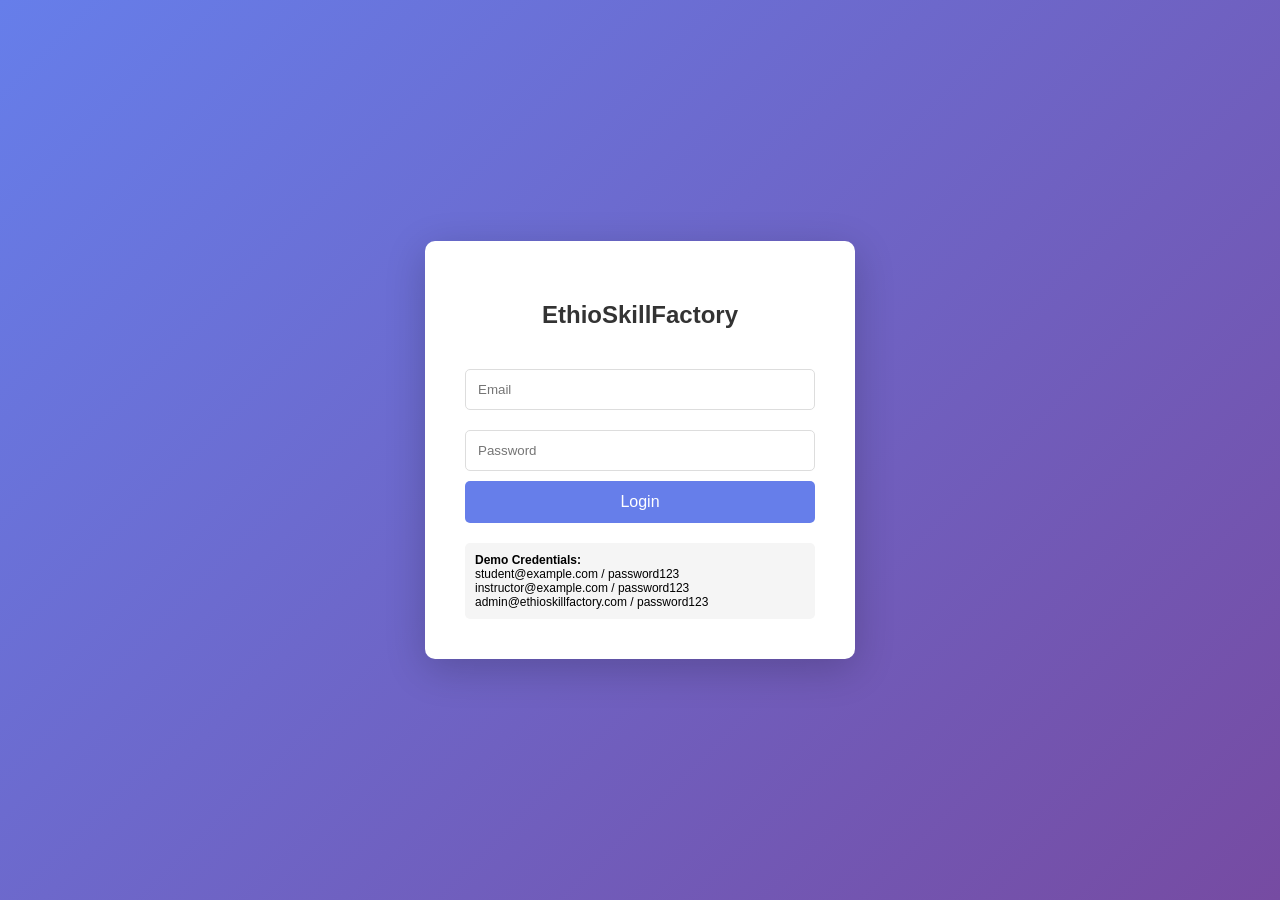
<file: simple-login.html>
<!DOCTYPE html>
<html>
<head>
    <title>Login - EthioSkillFactory</title>
    <style>
        body {
            font-family: Arial, sans-serif;
            background: linear-gradient(135deg, #667eea 0%, #764ba2 100%);
            display: flex;
            justify-content: center;
            align-items: center;
            height: 100vh;
            margin: 0;
        }
        .login-box {
            background: white;
            padding: 40px;
            border-radius: 10px;
            width: 350px;
            box-shadow: 0 10px 40px rgba(0,0,0,0.2);
        }
        h2 {
            text-align: center;
            margin-bottom: 30px;
            color: #333;
        }
        input {
            width: 100%;
            padding: 12px;
            margin: 10px 0;
            border: 1px solid #ddd;
            border-radius: 5px;
            box-sizing: border-box;
        }
        button {
            width: 100%;
            padding: 12px;
            background: #667eea;
            color: white;
            border: none;
            border-radius: 5px;
            cursor: pointer;
            font-size: 16px;
        }
        button:hover {
            background: #5a67d8;
        }
        .message {
            margin-top: 15px;
            padding: 10px;
            border-radius: 5px;
            text-align: center;
        }
        .error {
            background: #fee;
            color: #c33;
            border: 1px solid #fcc;
        }
        .success {
            background: #efe;
            color: #3c3;
            border: 1px solid #cfc;
        }
        .demo {
            margin-top: 20px;
            padding: 10px;
            background: #f5f5f5;
            border-radius: 5px;
            font-size: 12px;
        }
    </style>
</head>
<body>
    <div class="login-box">
        <h2>EthioSkillFactory</h2>
        <div id="message"></div>
        <form id="loginForm">
            <input type="email" id="email" placeholder="Email" required>
            <input type="password" id="password" placeholder="Password" required>
            <button type="submit">Login</button>
        </form>
        <div class="demo">
            <strong>Demo Credentials:</strong><br>
            student@example.com / password123<br>
            instructor@example.com / password123<br>
            admin@ethioskillfactory.com / password123
        </div>
    </div>

    <script>
        document.getElementById('loginForm').addEventListener('submit', async (e) => {
            e.preventDefault();
            
            const email = document.getElementById('email').value;
            const password = document.getElementById('password').value;
            
            const formData = new URLSearchParams();
            formData.append('email', email);
            formData.append('password', password);
            
            try {
                const response = await fetch('api-login-test.php', {
                    method: 'POST',
                    headers: {
                        'Content-Type': 'application/x-www-form-urlencoded',
                    },
                    body: formData
                });
                
                const result = await response.text();
                
                if (result === 'SUCCESS') {
                    document.getElementById('message').innerHTML = '<div class="message success">✅ Login successful! Redirecting...</div>';
                    setTimeout(() => {
                        window.location.href = 'dashboard.html';
                    }, 1500);
                } else {
                    document.getElementById('message').innerHTML = '<div class="message error">❌ Invalid email or password</div>';
                }
            } catch (error) {
                document.getElementById('message').innerHTML = '<div class="message error">❌ Error: ' + error.message + '</div>';
            }
        });
    </script>
</body>
</html>
</file>
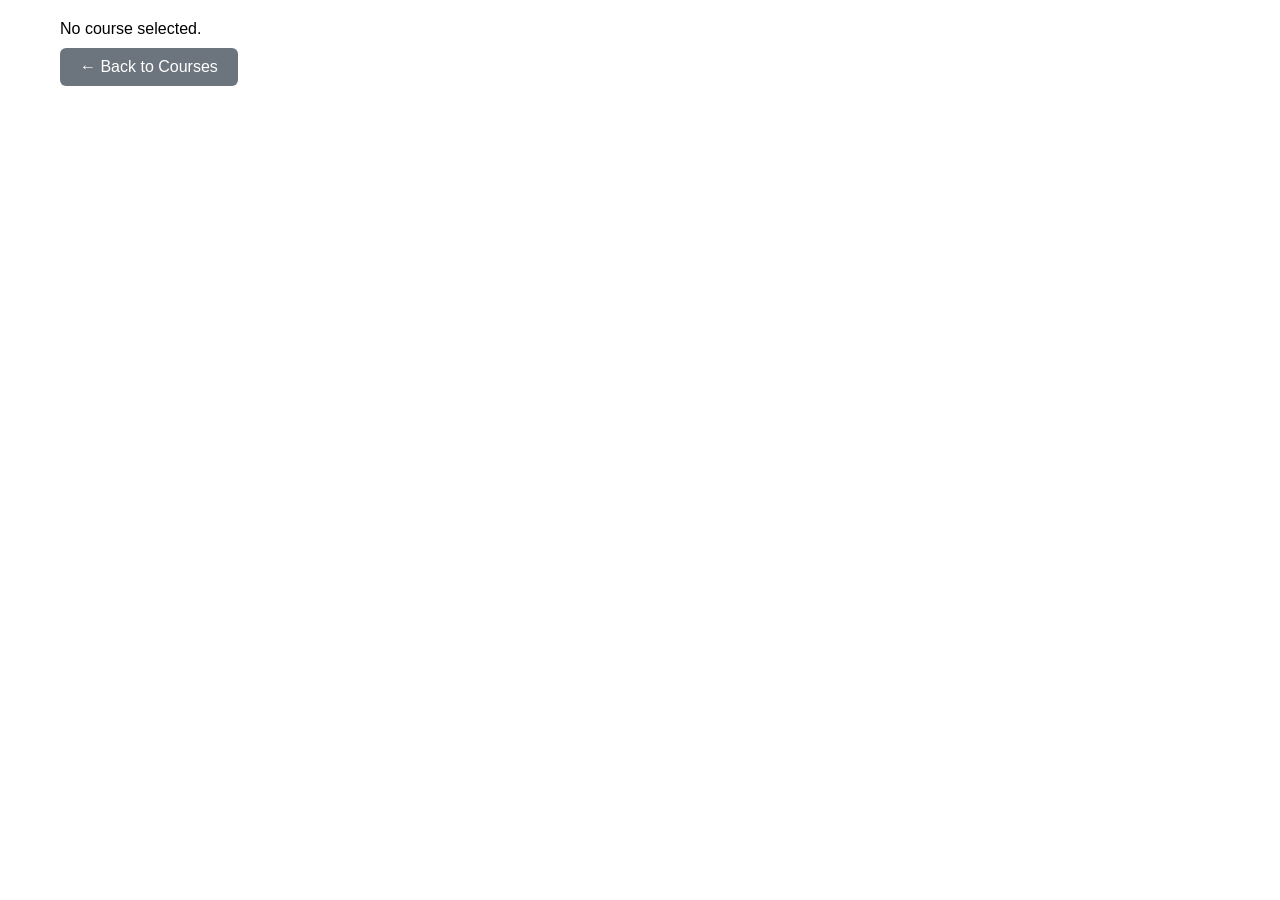
<file: public/course-details.html>
<!DOCTYPE html>
<html lang="en">
<head>
    <meta charset="UTF-8">
    <meta name="viewport" content="width=device-width, initial-scale=1.0">
    <title>Course Details - EthioSkillFactory</title>
    <link rel="stylesheet" href="css/style.css">
</head>
<body>
    <div class="container">
        <div id="course-details"></div>
        <a href="courses.html" class="btn btn-secondary">← Back to Courses</a>
    </div>

    <script>
    const urlParams = new URLSearchParams(window.location.search);
    const courseId = urlParams.get('id');

    // Check if user is logged in (by calling session check)
    async function checkLogin() {
        try {
            const response = await fetch('/ethioskillfactoryV2/api/auth/check.php');
            const data = await response.json();
            return data.success;
        } catch {
            return false;
        }
    }

    async function enroll() {
        const formData = new URLSearchParams();
        formData.append('course_id', courseId);

        const response = await fetch('/ethioskillfactoryV2/api/courses/enroll.php', {
            method: 'POST',
            headers: { 'Content-Type': 'application/x-www-form-urlencoded' },
            body: formData
        });
        const result = await response.json();
        if (result.success) {
            alert(result.message);
            window.location.href = result.redirect;
        } else {
            if (result.redirect) {
                window.location.href = result.redirect;
            } else {
                alert(result.message);
            }
        }
    }

    async function loadCourseDetails() {
        if (!courseId) {
            document.getElementById('course-details').innerHTML = '<p>No course selected.</p>';
            return;
        }

        try {
            const response = await fetch(`/ethioskillfactoryV2/api/courses/details.php?id=${courseId}`);
            const data = await response.json();

            if (data.success) {
                const course = data.course;
                const isLoggedIn = await checkLogin();
                const enrollButtonHtml = isLoggedIn 
                    ? '<button id="enrollBtn" class="btn btn-primary btn-large">Enroll Now</button>'
                    : '<a href="/ethioskillfactoryV2/public/login.html" class="btn btn-primary btn-large">Login to Enroll</a>';

                document.getElementById('course-details').innerHTML = `
                    <div class="course-detail-card">
                        <h1>${escapeHtml(course.title)}</h1>
                        <p class="subtitle">${escapeHtml(course.subtitle || '')}</p>
                        <div class="course-info">
                            <span>👨‍🏫 ${escapeHtml(course.instructor_name)}</span>
                            <span>📁 ${escapeHtml(course.category_name)}</span>
                            <span>📊 ${course.level}</span>
                            <span>🌐 ${course.language}</span>
                        </div>
                        <div class="price-large">${course.price_formatted}</div>
                        <div class="description">
                            <h3>Description</h3>
                            <p>${escapeHtml(course.description || 'No description available.')}</p>
                        </div>
                        ${enrollButtonHtml}
                    </div>
                `;

                if (isLoggedIn) {
                    document.getElementById('enrollBtn')?.addEventListener('click', enroll);
                }
            } else {
                document.getElementById('course-details').innerHTML = '<p>Course not found.</p>';
            }
        } catch (error) {
            console.error('Error:', error);
            document.getElementById('course-details').innerHTML = '<p>Error loading course details.</p>';
        }
    }

    function escapeHtml(text) {
        if (!text) return '';
        const div = document.createElement('div');
        div.textContent = text;
        return div.innerHTML;
    }

    loadCourseDetails();
</script>

    <style>
        .course-detail-card {
            background: white;
            border-radius: 12px;
            padding: 30px;
            margin: 20px 0;
            box-shadow: 0 2px 10px rgba(0,0,0,0.1);
        }
        .course-detail-card h1 {
            margin-top: 0;
        }
        .subtitle {
            color: #666;
            font-size: 1.1rem;
            margin-bottom: 20px;
        }
        .course-info {
            display: flex;
            gap: 20px;
            margin-bottom: 20px;
            padding-bottom: 20px;
            border-bottom: 1px solid #eee;
        }
        .price-large {
            font-size: 2rem;
            font-weight: bold;
            color: #667eea;
            margin: 20px 0;
        }
        .description {
            margin: 20px 0;
            line-height: 1.6;
        }
        .btn-large {
            padding: 12px 30px;
            font-size: 1.1rem;
        }
        .btn-secondary {
            background: #6c757d;
            margin-top: 10px;
            display: inline-block;
        }
        .btn-secondary:hover {
            background: #5a6268;
        }
    </style>
</body>
</html>
</file>
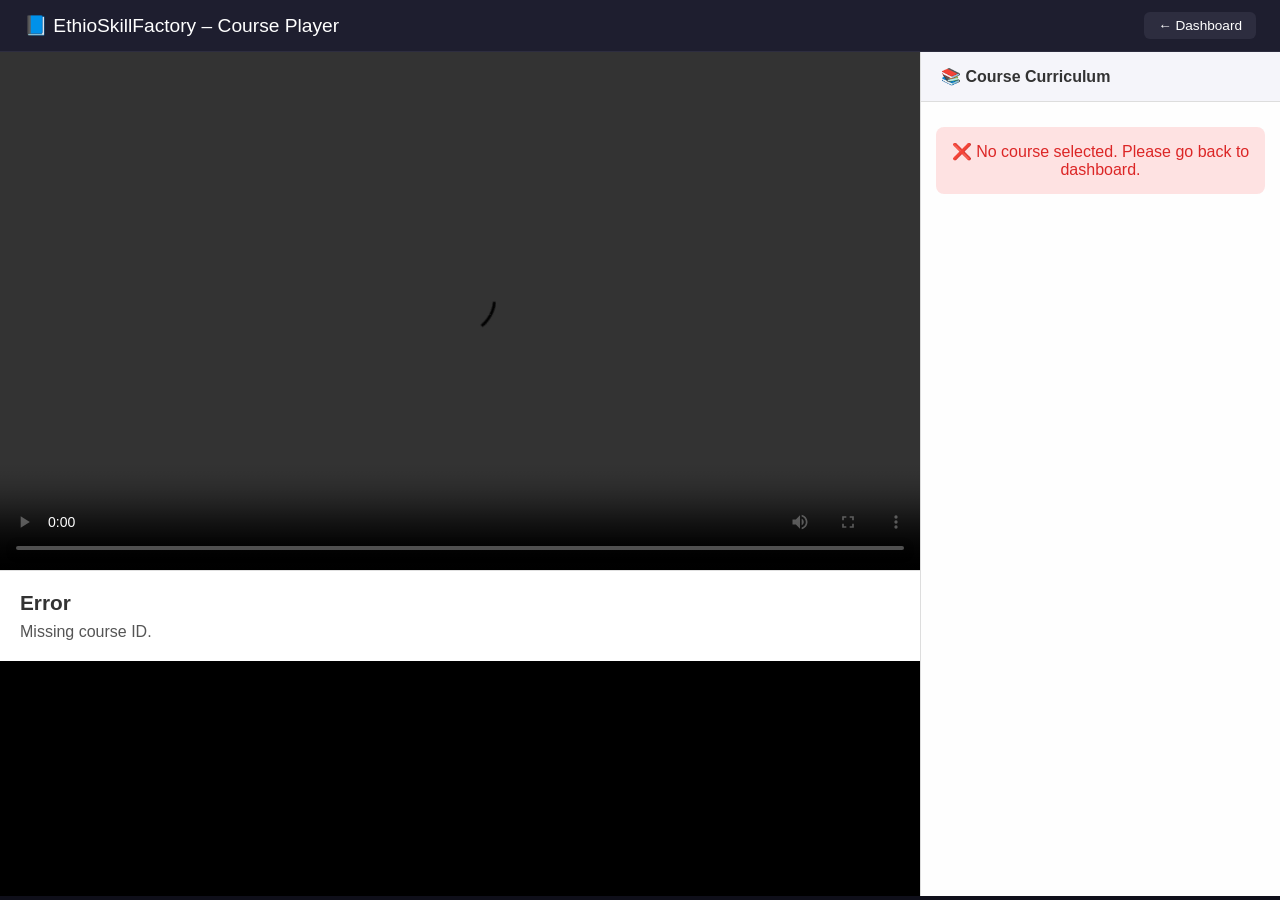
<file: public/courses.html>
<!DOCTYPE html>
<html lang="en">
<head>
    <meta charset="UTF-8">
    <meta name="viewport" content="width=device-width, initial-scale=1.0, user-scalable=yes">
    <title>Course Player - EthioSkillFactory</title>
    <style>
        * {
            margin: 0;
            padding: 0;
            box-sizing: border-box;
        }

        body {
            font-family: 'Segoe UI', Tahoma, Geneva, Verdana, sans-serif;
            background: #0f0f1a;
            color: #333;
        }

        /* Header */
        .learning-header {
            background: #1e1e2f;
            color: white;
            padding: 12px 24px;
            display: flex;
            justify-content: space-between;
            align-items: center;
            border-bottom: 1px solid #2d2d3f;
        }
        .learning-header h2 {
            font-size: 1.2rem;
            font-weight: 500;
        }
        .back-btn {
            color: white;
            text-decoration: none;
            background: #2d2d3f;
            padding: 6px 14px;
            border-radius: 6px;
            font-size: 0.85rem;
            transition: background 0.2s;
        }
        .back-btn:hover {
            background: #3d3d5a;
        }

        /* Main layout */
        .learning-main {
            display: flex;
            flex-direction: row;
            height: calc(100vh - 56px);
        }

        /* Video area (left) */
        .video-area {
            flex: 2;
            background: #000;
            display: flex;
            flex-direction: column;
            overflow-y: auto;
        }
        .video-wrapper {
            background: black;
            position: relative;
            padding-bottom: 56.25%; /* 16:9 */
            height: 0;
        }
        video {
            position: absolute;
            top: 0;
            left: 0;
            width: 100%;
            height: 100%;
            background: black;
        }
        .lesson-info {
            background: white;
            padding: 20px;
            border-top: 1px solid #e0e0e0;
        }
        .lesson-info h3 {
            font-size: 1.3rem;
            margin-bottom: 8px;
        }
        .lesson-info p {
            color: #555;
        }

        /* Sidebar (right) */
        .sidebar {
            width: 360px;
            background: #fefefe;
            border-left: 1px solid #ddd;
            display: flex;
            flex-direction: column;
            overflow-y: auto;
        }
        .sidebar-header {
            padding: 15px 20px;
            background: #f5f5fa;
            border-bottom: 1px solid #ddd;
            font-weight: 600;
            font-size: 1rem;
            position: sticky;
            top: 0;
            z-index: 10;
        }
        .curriculum {
            flex: 1;
            overflow-y: auto;
            padding: 10px 0 20px;
        }

        /* Modules & lessons */
        .module {
            margin-bottom: 8px;
            border-bottom: 1px solid #eaeef2;
        }
        .module-title {
            padding: 12px 20px;
            background: #fafafc;
            cursor: pointer;
            font-weight: 600;
            display: flex;
            justify-content: space-between;
            align-items: center;
            transition: background 0.2s;
        }
        .module-title:hover {
            background: #f0f0f8;
        }
        .lessons {
            list-style: none;
            display: none;
            background: white;
        }
        .module.open .lessons {
            display: block;
        }
        .lesson-item {
            padding: 10px 20px 10px 40px;
            cursor: pointer;
            border-left: 3px solid transparent;
            display: flex;
            justify-content: space-between;
            align-items: center;
            transition: background 0.15s;
            font-size: 0.9rem;
        }
        .lesson-item:hover {
            background: #f8f9ff;
        }
        .lesson-item.active {
            background: #eef2ff;
            border-left-color: #4f46e5;
        }
        .lesson-title {
            flex: 1;
            white-space: nowrap;
            overflow: hidden;
            text-overflow: ellipsis;
        }
        .lesson-duration {
            font-size: 0.7rem;
            color: #6c757d;
            margin-left: 12px;
            white-space: nowrap;
        }
        .complete-badge {
            font-size: 0.7rem;
            color: #10b981;
            margin-left: 8px;
        }
        .loading {
            text-align: center;
            padding: 40px;
            color: #6c757d;
        }
        .error-msg {
            color: #dc2626;
            background: #fee2e2;
            padding: 15px;
            margin: 15px;
            border-radius: 8px;
            text-align: center;
        }
    </style>
</head>
<body>
<div class="learning-header">
    <h2>📘 EthioSkillFactory – Course Player</h2>
    <a href="/ethioskillfactoryV2/public/dashboard/index.html" class="back-btn">← Dashboard</a>
</div>

<div class="learning-main">
    <div class="video-area">
        <div class="video-wrapper">
            <video id="videoPlayer" controls preload="metadata">
                <source id="videoSource" src="" type="video/mp4">
                Your browser does not support video playback.
            </video>
        </div>
        <div class="lesson-info" id="lessonInfo">
            <h3 id="currentLessonTitle">Select a lesson to begin</h3>
            <p id="currentLessonDesc"></p>
        </div>
    </div>

    <div class="sidebar">
        <div class="sidebar-header">📚 Course Curriculum</div>
        <div class="curriculum" id="curriculum">
            <div class="loading">Loading course content...</div>
        </div>
    </div>
</div>

<script>
    // Get course ID from URL
    const urlParams = new URLSearchParams(window.location.search);
    const courseId = urlParams.get('id');
    let currentLessonId = null;
    let modulesData = [];

    // Helper: escape HTML
    function escapeHtml(text) {
        if (!text) return '';
        const div = document.createElement('div');
        div.textContent = text;
        return div.innerHTML;
    }

    // Format duration (minutes -> mm:ss or just string)
    function formatDuration(min) {
        if (!min) return '0 min';
        if (min < 60) return min + ' min';
        const hours = Math.floor(min / 60);
        const mins = min % 60;
        return hours + ' hr ' + mins + ' min';
    }

    // Render curriculum sidebar
    function renderCurriculum(modules) {
        if (!modules || modules.length === 0) {
            document.getElementById('curriculum').innerHTML = '<div class="loading">No modules found for this course.</div>';
            return;
        }
        let html = '';
        for (let i = 0; i < modules.length; i++) {
            const mod = modules[i];
            const isOpen = (i === 0) ? 'open' : ''; // open first module by default
            html += `
                <div class="module ${isOpen}" data-module-index="${i}">
                    <div class="module-title" onclick="toggleModule(${i})">
                        <span>${escapeHtml(mod.title)}</span>
                        <span>${mod.lessons.length} lesson${mod.lessons.length !== 1 ? 's' : ''}</span>
                    </div>
                    <ul class="lessons">
            `;
            for (const lesson of mod.lessons) {
                const activeClass = (currentLessonId === lesson.id) ? 'active' : '';
                html += `
                    <li class="lesson-item ${activeClass}" data-lesson-id="${lesson.id}" data-lesson-url="${escapeHtml(lesson.content_url || '')}" data-lesson-title="${escapeHtml(lesson.title)}" data-lesson-type="${lesson.lesson_type}">
                        <span class="lesson-title">
                            ${lesson.lesson_type === 'video' ? '🎬' : (lesson.lesson_type === 'quiz' ? '📝' : '📄')} ${escapeHtml(lesson.title)}
                        </span>
                        <span class="lesson-duration">${formatDuration(lesson.duration_minutes)}</span>
                        ${lesson.is_completed ? '<span class="complete-badge">✓</span>' : ''}
                    </li>
                `;
            }
            html += `</ul></div>`;
        }
        document.getElementById('curriculum').innerHTML = html;

        // Attach click listeners to lesson items
        document.querySelectorAll('.lesson-item').forEach(item => {
            item.addEventListener('click', (e) => {
                e.stopPropagation();
                const lessonId = parseInt(item.dataset.lessonId);
                const lessonTitle = item.dataset.lessonTitle;
                const lessonUrl = item.dataset.lessonUrl;
                const lessonType = item.dataset.lessonType;
                playLesson(lessonId, lessonTitle, lessonUrl, lessonType);
            });
        });
    }

    // Toggle module open/close
    function toggleModule(index) {
        const moduleDiv = document.querySelector(`.module[data-module-index="${index}"]`);
        if (moduleDiv) moduleDiv.classList.toggle('open');
    }

    // Play a lesson (secure video stream for video lessons)
    async function playLesson(lessonId, title, contentUrl, type) {
        currentLessonId = lessonId;
        document.getElementById('currentLessonTitle').innerText = title;
        document.getElementById('lessonInfo').innerHTML = `<h3>${escapeHtml(title)}</h3><p>${type === 'video' ? 'Video lesson is loading securely...' : (type === 'quiz' ? 'Quiz will be available soon.' : 'Text lesson.')}</p>`;

        const video = document.getElementById('videoPlayer');
        const source = document.getElementById('videoSource');

        if (type === 'quiz') {
                window.location.href = `/ethioskillfactoryV2/public/learning/quiz.html?lesson_id=${lessonId}`;
                return;
            }

        if (type === 'video') {
            // Use secure streaming endpoint instead of direct URL
            const streamUrl = `/ethioskillfactoryV2/api/learning/stream.php?lesson_id=${lessonId}`;
            source.src = streamUrl;
            video.load();
            video.play().catch(e => console.warn('Autoplay blocked:', e));
            video.style.display = 'block';
        } else if (type === 'quiz') {
            // For quizzes, hide video and show quiz placeholder (will implement later)
            video.style.display = 'none';
            document.getElementById('lessonInfo').innerHTML = `<h3>${escapeHtml(title)}</h3><p>Quiz lesson: functionality coming soon.</p><button id="startQuizBtn" class="btn-quiz">Start Quiz</button>`;
        } else {
            // Text lesson
            video.style.display = 'none';
            // Optionally load text content from API
            document.getElementById('lessonInfo').innerHTML = `<h3>${escapeHtml(title)}</h3><div class="text-lesson-content">${escapeHtml(contentUrl) || 'No content available.'}</div>`;
        }

        // Highlight active lesson in sidebar
        document.querySelectorAll('.lesson-item').forEach(el => el.classList.remove('active'));
        const activeItem = document.querySelector(`.lesson-item[data-lesson-id="${lessonId}"]`);
        if (activeItem) activeItem.classList.add('active');
    }

    // Load curriculum from API
    async function loadCurriculum() {
        const container = document.getElementById('curriculum');
        container.innerHTML = '<div class="loading">Loading curriculum...</div>';

        try {
            const response = await fetch(`/ethioskillfactoryV2/api/learning/curriculum.php?course_id=${courseId}`);
            const data = await response.json();

            if (data.success && data.modules) {
                modulesData = data.modules;
                renderCurriculum(modulesData);

                // Auto-select first lesson if exists
                if (modulesData.length > 0 && modulesData[0].lessons.length > 0) {
                    const firstLesson = modulesData[0].lessons[0];
                    playLesson(firstLesson.id, firstLesson.title, firstLesson.content_url, firstLesson.lesson_type);
                } else {
                    document.getElementById('lessonInfo').innerHTML = '<h3>No lessons available</h3><p>This course has no content yet.</p>';
                }
            } else {
                container.innerHTML = `<div class="error-msg">⚠️ ${data.message || 'Unable to load course content. Make sure you are enrolled.'}</div>`;
            }
        } catch (error) {
            console.error('Curriculum load error:', error);
            container.innerHTML = '<div class="error-msg">⚠️ Network error. Please refresh the page.</div>';
        }
    }

    // Check if courseId is present
    if (!courseId) {
        document.getElementById('curriculum').innerHTML = '<div class="error-msg">❌ No course selected. Please go back to dashboard.</div>';
        document.getElementById('lessonInfo').innerHTML = '<h3>Error</h3><p>Missing course ID.</p>';
    } else {
        loadCurriculum();
    }
</script>

<!-- Small CSS for quiz button (if needed) -->
<style>
    .btn-quiz {
        background: #4f46e5;
        color: white;
        border: none;
        padding: 8px 20px;
        border-radius: 6px;
        margin-top: 15px;
        cursor: pointer;
    }
    .text-lesson-content {
        background: #f8f9fa;
        padding: 15px;
        border-radius: 8px;
        margin-top: 10px;
        white-space: pre-wrap;
    }
    .lesson-item .lesson-title {
        display: flex;
        align-items: center;
        gap: 6px;
    }
    video {
        outline: none;
    }
    /* Responsive */
    @media (max-width: 768px) {
        .learning-main {
            flex-direction: column;
        }
        .sidebar {
            width: 100%;
            height: 40vh;
            border-left: none;
            border-top: 1px solid #ddd;
        }
        .video-area {
            height: 60vh;
        }
    }
</style>
</body>
</html>
</file>
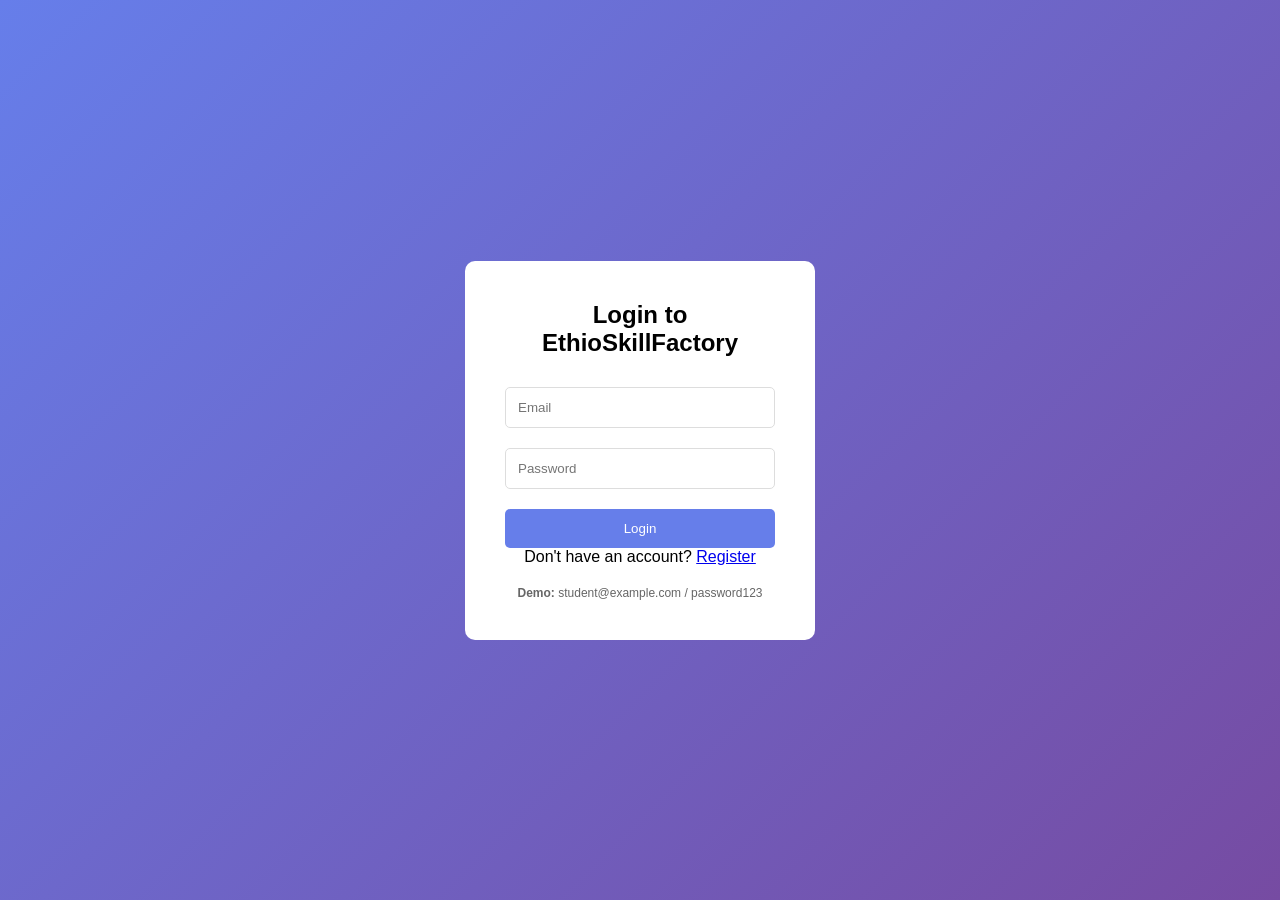
<file: public/login.html>
<!DOCTYPE html>
<html lang="en">
<head>
    <meta charset="UTF-8">
    <title>Login - EthioSkillFactory</title>
    <link rel="stylesheet" href="css/style.css">
</head>
<body>
    <div class="auth-container">
        <div class="auth-card">
            <h2>Login to EthioSkillFactory</h2>
            <div id="message"></div>
            <form id="loginForm">
                <input type="email" id="email" placeholder="Email" required>
                <input type="password" id="password" placeholder="Password" required>
                <button type="submit">Login</button>
            </form>
            <p>Don't have an account? <a href="register.html">Register</a></p>
            <div class="demo">
                <strong>Demo:</strong> student@example.com / password123
            </div>
        </div>
    </div>

    <script>
        document.getElementById('loginForm').addEventListener('submit', async (e) => {
            e.preventDefault();
            
            const email = document.getElementById('email').value;
            const password = document.getElementById('password').value;
            
            const formData = new URLSearchParams();
            formData.append('email', email);
            formData.append('password', password);
            
            try {
                const response = await fetch('/ethioskillfactoryV2/api/auth/login.php', {
                    method: 'POST',
                    headers: {
                        'Content-Type': 'application/x-www-form-urlencoded',
                    },
                    body: formData
                });
                
                const text = await response.text();
                console.log('Raw response:', text);
                
                let result;
                try {
                    result = JSON.parse(text);
                } catch(e) {
                    document.getElementById('message').innerHTML = '<div class="error">❌ Server error. Please check the console.</div>';
                    console.error('JSON parse error:', text);
                    return;
                }
                
                if (result.success === true) {
                    localStorage.setItem('user', JSON.stringify(result.user));
                    document.getElementById('message').innerHTML = '<div class="success">✅ Login successful! Redirecting...</div>';
                    setTimeout(() => {
                        window.location.href = result.redirect;
                    }, 1000);
                } else {
                    document.getElementById('message').innerHTML = '<div class="error">❌ ' + result.message + '</div>';
                }
            } catch (error) {
                console.error('Fetch error:', error);
                document.getElementById('message').innerHTML = '<div class="error">❌ Error: ' + error.message + '</div>';
            }
        });
    </script>
</body>
</html>
</file>
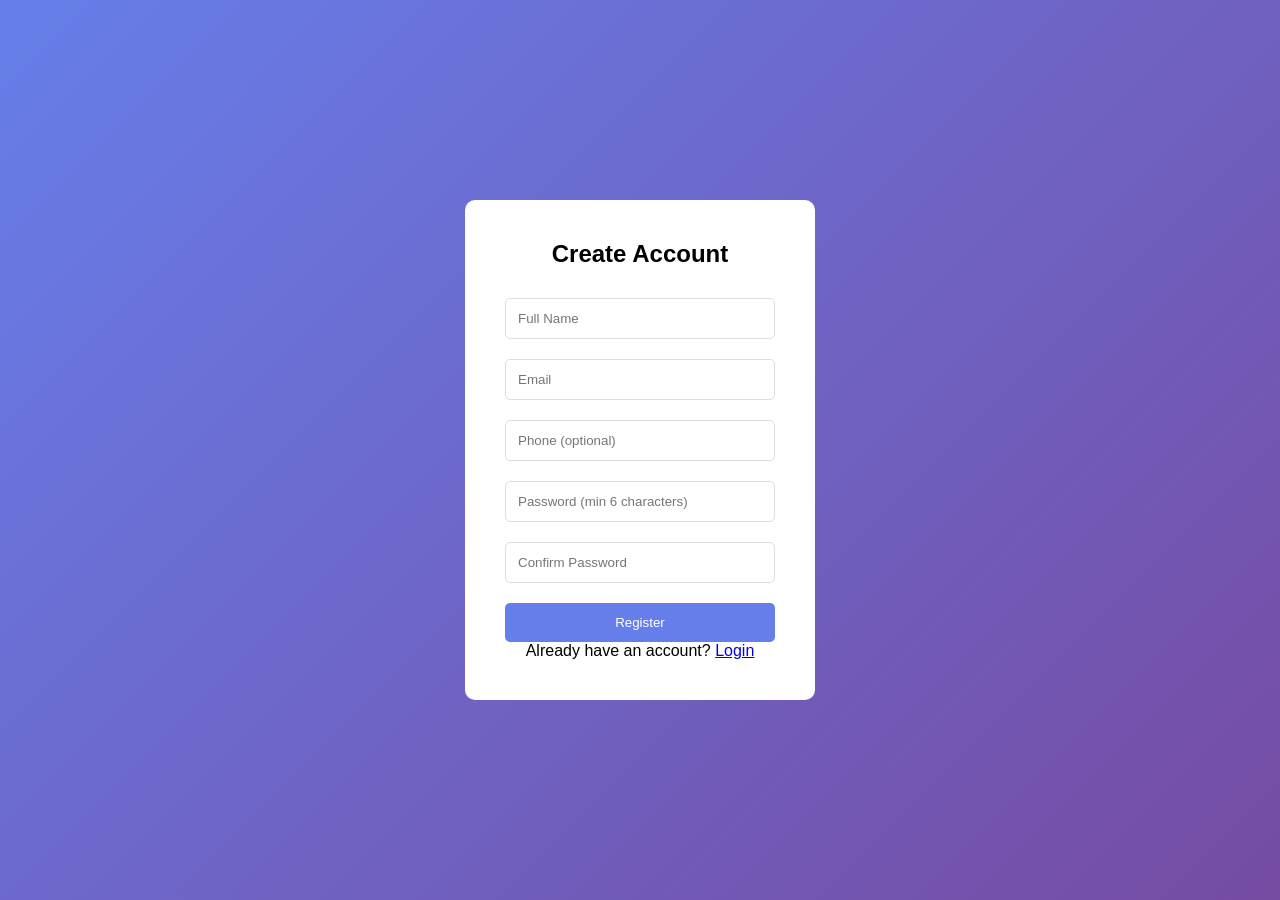
<file: public/register.html>
<!DOCTYPE html>
<html lang="en">
<head>
    <meta charset="UTF-8">
    <title>Register - EthioSkillFactory</title>
    <link rel="stylesheet" href="css/style.css">
</head>
<body>
    <div class="auth-container">
        <div class="auth-card">
            <h2>Create Account</h2>
            <div id="message"></div>
            <form id="registerForm">
                <input type="text" id="full_name" placeholder="Full Name" required>
                <input type="email" id="email" placeholder="Email" required>
                <input type="tel" id="phone" placeholder="Phone (optional)">
                <input type="password" id="password" placeholder="Password (min 6 characters)" required>
                <input type="password" id="confirm_password" placeholder="Confirm Password" required>
                <button type="submit">Register</button>
            </form>
            <p>Already have an account? <a href="login.html">Login</a></p>
        </div>
    </div>

    <script>
        document.getElementById('registerForm').addEventListener('submit', async (e) => {
            e.preventDefault();
            
            const formData = new FormData();
            formData.append('full_name', document.getElementById('full_name').value);
            formData.append('email', document.getElementById('email').value);
            formData.append('phone', document.getElementById('phone').value);
            formData.append('password', document.getElementById('password').value);
            formData.append('confirm_password', document.getElementById('confirm_password').value);
            
            const response = await fetch('/ethioskillfactoryV2/api/auth/register.php', {
                method: 'POST',
                body: formData
            });
            
            const result = await response.json();
            
            if (result.success) {
                document.getElementById('message').innerHTML = '<div class="success">' + result.message + '</div>';
                setTimeout(() => {
                    window.location.href = result.redirect;
                }, 2000);
            } else {
                document.getElementById('message').innerHTML = '<div class="error">' + result.message + '</div>';
            }
        });
    </script>
</body>
</html>
</file>
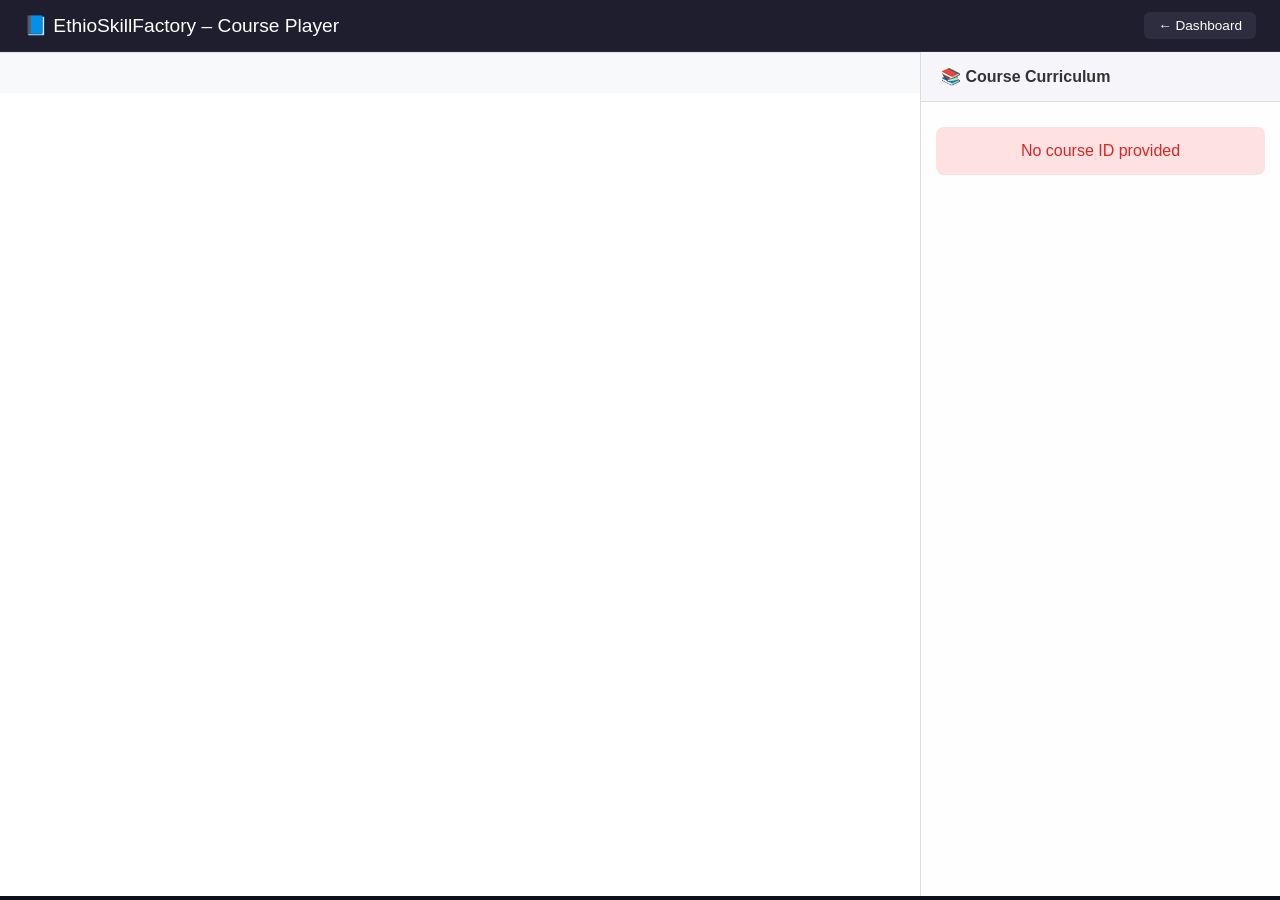
<file: public/learning/course.html>
<!DOCTYPE html>
<html lang="en">
<head>
    <meta charset="UTF-8">
    <meta name="viewport" content="width=device-width, initial-scale=1.0">
    <title>Course Player - EthioSkillFactory</title>
    <style>
        * { margin: 0; padding: 0; box-sizing: border-box; }
        body { font-family: 'Segoe UI', Tahoma, Geneva, Verdana, sans-serif; background: #0f0f1a; color: #333; }
        .learning-header { background: #1e1e2f; color: white; padding: 12px 24px; display: flex; justify-content: space-between; align-items: center; border-bottom: 1px solid #2d2d3f; }
        .learning-header h2 { font-size: 1.2rem; font-weight: 500; }
        .back-btn { color: white; text-decoration: none; background: #2d2d3f; padding: 6px 14px; border-radius: 6px; font-size: 0.85rem; transition: background 0.2s; }
        .back-btn:hover { background: #3d3d5a; }
        .learning-main { display: flex; flex-direction: row; height: calc(100vh - 56px); }
        .content-area { flex: 2; background: white; display: flex; flex-direction: column; overflow-y: auto; }
        .video-wrapper { background: black; position: relative; padding-bottom: 56.25%; height: 0; }
        video { position: absolute; top: 0; left: 0; width: 100%; height: 100%; background: black; }
        .text-lesson { padding: 30px; background: white; min-height: 300px; }
        .text-lesson h3 { font-size: 1.5rem; margin-bottom: 15px; }
        .text-lesson .content { line-height: 1.6; font-size: 1rem; white-space: pre-wrap; }
        .lesson-footer { padding: 20px; background: #f8f9fa; border-top: 1px solid #e0e0e0; display: flex; justify-content: space-between; }
        .nav-buttons button, .mark-complete-btn { background: #4f46e5; color: white; border: none; padding: 10px 20px; border-radius: 6px; cursor: pointer; font-size: 0.9rem; margin-left: 10px; }
        .mark-complete-btn { background: #10b981; }
        .mark-complete-btn.completed { background: #6c757d; cursor: not-allowed; }
        .sidebar { width: 360px; background: #fefefe; border-left: 1px solid #ddd; display: flex; flex-direction: column; overflow-y: auto; }
        .sidebar-header { padding: 15px 20px; background: #f5f5fa; border-bottom: 1px solid #ddd; font-weight: 600; position: sticky; top: 0; }
        .curriculum { flex: 1; overflow-y: auto; padding: 10px 0; }
        .module { margin-bottom: 8px; border-bottom: 1px solid #eaeef2; }
        .module-title { padding: 12px 20px; background: #fafafc; cursor: pointer; font-weight: 600; display: flex; justify-content: space-between; }
        .module-title:hover { background: #f0f0f8; }
        .lessons { list-style: none; display: none; background: white; }
        .module.open .lessons { display: block; }
        .lesson-item { padding: 10px 20px 10px 40px; cursor: pointer; border-left: 3px solid transparent; display: flex; justify-content: space-between; align-items: center; font-size: 0.9rem; }
        .lesson-item:hover { background: #f8f9ff; }
        .lesson-item.active { background: #eef2ff; border-left-color: #4f46e5; }
        .lesson-item.completed { color: #10b981; text-decoration: line-through; }
        .lesson-title { flex: 1; white-space: nowrap; overflow: hidden; text-overflow: ellipsis; }
        .lesson-duration { font-size: 0.7rem; color: #6c757d; margin-left: 12px; }
        .complete-badge { color: #10b981; margin-left: 8px; font-size: 0.8rem; }
        .loading { text-align: center; padding: 40px; color: #6c757d; }
        .error-msg { color: #dc2626; background: #fee2e2; padding: 15px; margin: 15px; border-radius: 8px; text-align: center; }
        @media (max-width: 768px) { .learning-main { flex-direction: column; } .sidebar { width: 100%; height: 40vh; } .content-area { height: 60vh; } }
    </style>
</head>
<body>
<div class="learning-header">
    <h2>📘 EthioSkillFactory – Course Player</h2>
    <a href="/ethioskillfactoryV2/public/dashboard/index.html" class="back-btn">← Dashboard</a>
</div>

<div class="learning-main">
    <div class="content-area" id="contentArea">
        <div id="videoContainer" class="video-wrapper" style="display: none;">
            <video id="videoPlayer" controls preload="metadata">
                <source id="videoSource" src="" type="video/mp4">
            </video>
        </div>
        <div id="textContainer" class="text-lesson" style="display: none;"></div>
        <div class="lesson-footer">
            <div class="nav-buttons">
                <button id="prevBtn" style="display: none;">← Previous</button>
                <button id="nextBtn" style="display: none;">Next →</button>
            </div>
            <button id="markCompleteBtn" class="mark-complete-btn" style="display: none;">Mark Complete</button>
        </div>
    </div>

    <div class="sidebar">
        <div class="sidebar-header">📚 Course Curriculum</div>
        <div class="curriculum" id="curriculum"><div class="loading">Loading...</div></div>
    </div>
</div>

<script>
    const courseId = new URLSearchParams(window.location.search).get('id');
    let modulesData = [];
    let currentLesson = null;
    let allLessons = []; // flat list of {id, title, type, content, moduleId, order}
    let currentIndex = -1;

    // Helper: escape HTML
    function escapeHtml(text) {
        if (!text) return '';
        const div = document.createElement('div');
        div.textContent = text;
        return div.innerHTML;
    }

    // Load curriculum from API
    async function loadCurriculum() {
        const container = document.getElementById('curriculum');
        container.innerHTML = '<div class="loading">Loading curriculum...</div>';
        try {
            const res = await fetch(`/ethioskillfactoryV2/api/learning/curriculum.php?course_id=${courseId}`);
            const data = await res.json();
            if (data.success && data.modules) {
                modulesData = data.modules;
                buildFlatLessons();
                renderSidebar();
                // Load first lesson
                if (allLessons.length) {
                    loadLessonByIndex(0);
                } else {
                    document.getElementById('contentArea').innerHTML = '<div class="error-msg">No lessons in this course.</div>';
                }
            } else {
                container.innerHTML = `<div class="error-msg">${data.message || 'Cannot load course'}</div>`;
            }
        } catch (err) {
            container.innerHTML = '<div class="error-msg">Network error</div>';
        }
    }

    // Build flat list of lessons
    function buildFlatLessons() {
        allLessons = [];
        for (let mod of modulesData) {
            for (let les of mod.lessons) {
                allLessons.push({
                    id: les.id,
                    title: les.title,
                    type: les.lesson_type,
                    content: les.content_url || les.content_text || '',
                    moduleId: mod.id,
                    order: les.order_index,
                    is_completed: les.is_completed || false
                });
            }
        }
        // Sort by module order then lesson order (but API already returns ordered)
    }

    // Render sidebar with completion status
    function renderSidebar() {
        let html = '';
        for (let mi = 0; mi < modulesData.length; mi++) {
            const mod = modulesData[mi];
            const isOpen = (mi === 0) ? 'open' : '';
            html += `<div class="module ${isOpen}" data-module-index="${mi}">
                        <div class="module-title" onclick="toggleModule(${mi})">
                            <span>${escapeHtml(mod.title)}</span>
                            <span>${mod.lessons.length} lessons</span>
                        </div>
                        <ul class="lessons">`;
            for (let les of mod.lessons) {
                const completedClass = les.is_completed ? 'completed' : '';
                const activeClass = (currentLesson && currentLesson.id === les.id) ? 'active' : '';
                let icon = '📄';
                if (les.lesson_type === 'video') icon = '🎬';
                else if (les.lesson_type === 'quiz') icon = '📝';
                html += `<li class="lesson-item ${completedClass} ${activeClass}" data-lesson-id="${les.id}" onclick="loadLessonById(${les.id})">
                            <span class="lesson-title">${icon} ${escapeHtml(les.title)}</span>
                            <span class="lesson-duration">${les.duration_minutes ? les.duration_minutes + ' min' : ''}</span>
                            ${les.is_completed ? '<span class="complete-badge">✓</span>' : ''}
                         </li>`;
            }
            html += `</ul></div>`;
        }
        document.getElementById('curriculum').innerHTML = html;
        updateNavButtons();
    }

    function toggleModule(index) {
        const moduleDiv = document.querySelector(`.module[data-module-index="${index}"]`);
        if (moduleDiv) moduleDiv.classList.toggle('open');
    }

    // Load lesson by its ID
    async function loadLessonById(lessonId) {
        const lesson = allLessons.find(l => l.id == lessonId);
        if (!lesson) return;
        const idx = allLessons.findIndex(l => l.id == lessonId);
        if (idx !== -1) loadLessonByIndex(idx);
    }

    // Load lesson by index in allLessons array
    async function loadLessonByIndex(index) {
        if (index < 0 || index >= allLessons.length) return;
        currentIndex = index;
        currentLesson = allLessons[index];
        // Update active state in sidebar
        document.querySelectorAll('.lesson-item').forEach(el => el.classList.remove('active'));
        const activeItem = document.querySelector(`.lesson-item[data-lesson-id="${currentLesson.id}"]`);
        if (activeItem) activeItem.classList.add('active');

        // Update UI based on lesson type
        const videoContainer = document.getElementById('videoContainer');
        const textContainer = document.getElementById('textContainer');
        const markBtn = document.getElementById('markCompleteBtn');
        const prevBtn = document.getElementById('prevBtn');
        const nextBtn = document.getElementById('nextBtn');

        // Hide both containers initially
        videoContainer.style.display = 'none';
        textContainer.style.display = 'none';
        markBtn.style.display = 'none';

        if (currentLesson.type === 'video') {
            videoContainer.style.display = 'block';
            const video = document.getElementById('videoPlayer');
            const source = document.getElementById('videoSource');
            source.src = `/ethioskillfactoryV2/api/learning/stream.php?lesson_id=${currentLesson.id}`;
            video.load();
            video.play().catch(e => console.log('autoplay blocked'));
            markBtn.style.display = 'block';
        } 
        else if (currentLesson.type === 'text') {
            textContainer.style.display = 'block';
            let content = currentLesson.content;
            // If content is a URL, fetch it; else display as text
            if (content.startsWith('http')) {
                const resp = await fetch(content);
                content = await resp.text();
            }
            textContainer.innerHTML = `<h3>${escapeHtml(currentLesson.title)}</h3><div class="content">${escapeHtml(content)}</div>`;
            markBtn.style.display = 'block';
        }
        else if (currentLesson.type === 'quiz') {
            // Redirect to quiz page
            window.location.href = `/ethioskillfactoryV2/public/learning/quiz.html?lesson_id=${currentLesson.id}`;
            return;
        }

        // Update complete button state
        if (currentLesson.is_completed) {
            markBtn.textContent = 'Completed ✓';
            markBtn.classList.add('completed');
            markBtn.disabled = true;
        } else {
            markBtn.textContent = 'Mark Complete';
            markBtn.classList.remove('completed');
            markBtn.disabled = false;
        }

        // Show/hide navigation buttons
        updateNavButtons();
    }

    function updateNavButtons() {
        const prevBtn = document.getElementById('prevBtn');
        const nextBtn = document.getElementById('nextBtn');
        if (currentIndex > 0) prevBtn.style.display = 'inline-block';
        else prevBtn.style.display = 'none';
        if (currentIndex < allLessons.length - 1) nextBtn.style.display = 'inline-block';
        else nextBtn.style.display = 'none';
    }

    // Mark current lesson complete
    async function markComplete() {
        if (!currentLesson || currentLesson.is_completed) return;
        const res = await fetch('/ethioskillfactoryV2/api/learning/complete-lesson.php', {
            method: 'POST',
            headers: { 'Content-Type': 'application/json' },
            body: JSON.stringify({ lesson_id: currentLesson.id })
        });
        const data = await res.json();
        if (data.success) {
            currentLesson.is_completed = true;
            // Update sidebar
            const lessonItem = document.querySelector(`.lesson-item[data-lesson-id="${currentLesson.id}"]`);
            if (lessonItem) {
                lessonItem.classList.add('completed');
                let badge = lessonItem.querySelector('.complete-badge');
                if (!badge) {
                    badge = document.createElement('span');
                    badge.className = 'complete-badge';
                    badge.textContent = '✓';
                    lessonItem.appendChild(badge);
                }
            }
            // Update button
            const markBtn = document.getElementById('markCompleteBtn');
            markBtn.textContent = 'Completed ✓';
            markBtn.classList.add('completed');
            markBtn.disabled = true;

            // Auto move to next lesson if there is one
            if (currentIndex < allLessons.length - 1) {
                setTimeout(() => {
                    loadLessonByIndex(currentIndex + 1);
                }, 1000);
            }
        } else {
            alert(data.message || 'Failed to mark complete');
        }
    }

    // Navigation
    function nextLesson() {
        if (currentIndex < allLessons.length - 1) {
            loadLessonByIndex(currentIndex + 1);
        }
    }
    function prevLesson() {
        if (currentIndex > 0) {
            loadLessonByIndex(currentIndex - 1);
        }
    }

    // Event listeners after DOM ready
    document.addEventListener('DOMContentLoaded', () => {
        document.getElementById('prevBtn').addEventListener('click', prevLesson);
        document.getElementById('nextBtn').addEventListener('click', nextLesson);
        document.getElementById('markCompleteBtn').addEventListener('click', markComplete);
        if (courseId) loadCurriculum();
        else document.getElementById('curriculum').innerHTML = '<div class="error-msg">No course ID provided</div>';
    });
</script>
</body>
</html>
</file>
<file: public/css/style.css>
* {
    margin: 0;
    padding: 0;
    box-sizing: border-box;
}

body {
    font-family: Arial, sans-serif;
}

.auth-container {
    min-height: 100vh;
    background: linear-gradient(135deg, #667eea 0%, #764ba2 100%);
    display: flex;
    justify-content: center;
    align-items: center;
}

.auth-card {
    background: white;
    padding: 40px;
    border-radius: 10px;
    width: 350px;
    text-align: center;
}

.auth-card h2 {
    margin-bottom: 20px;
}

.auth-card input {
    width: 100%;
    padding: 12px;
    margin: 10px 0;
    border: 1px solid #ddd;
    border-radius: 5px;
}

.auth-card button {
    width: 100%;
    padding: 12px;
    background: #667eea;
    color: white;
    border: none;
    border-radius: 5px;
    cursor: pointer;
    margin-top: 10px;
}

.error {
    background: #fee;
    color: #c33;
    padding: 10px;
    border-radius: 5px;
    margin-bottom: 15px;
}

.demo {
    margin-top: 20px;
    font-size: 12px;
    color: #666;
}


.success {
    background: #efe;
    color: #3c3;
    padding: 10px;
    border-radius: 5px;
    margin-bottom: 15px;
    border: 1px solid #cfc;
}



.container {
    max-width: 1200px;
    margin: 0 auto;
    padding: 20px;
}

h1 {
    margin-bottom: 30px;
    color: #333;
}

.courses-grid {
    display: grid;
    grid-template-columns: repeat(auto-fill, minmax(300px, 1fr));
    gap: 25px;
}

.course-card {
    background: white;
    border-radius: 12px;
    overflow: hidden;
    box-shadow: 0 2px 10px rgba(0,0,0,0.1);
    transition: transform 0.3s, box-shadow 0.3s;
    padding: 20px;
}

.course-card:hover {
    transform: translateY(-5px);
    box-shadow: 0 5px 20px rgba(0,0,0,0.15);
}

.course-card h3 {
    margin: 0 0 10px 0;
    font-size: 1.3rem;
    color: #333;
}

.course-card p {
    color: #666;
    line-height: 1.5;
    margin-bottom: 15px;
}

.course-meta {
    display: flex;
    justify-content: space-between;
    font-size: 0.85rem;
    color: #888;
    margin-bottom: 15px;
}

.price {
    font-size: 1.3rem;
    font-weight: bold;
    color: #667eea;
    margin-bottom: 15px;
}

.btn {
    display: inline-block;
    padding: 10px 20px;
    background: #667eea;
    color: white;
    text-decoration: none;
    border-radius: 6px;
    transition: background 0.3s;
    text-align: center;
}

.btn:hover {
    background: #5a67d8;
}

.btn-primary {
    background: #667eea;
}
</file>
